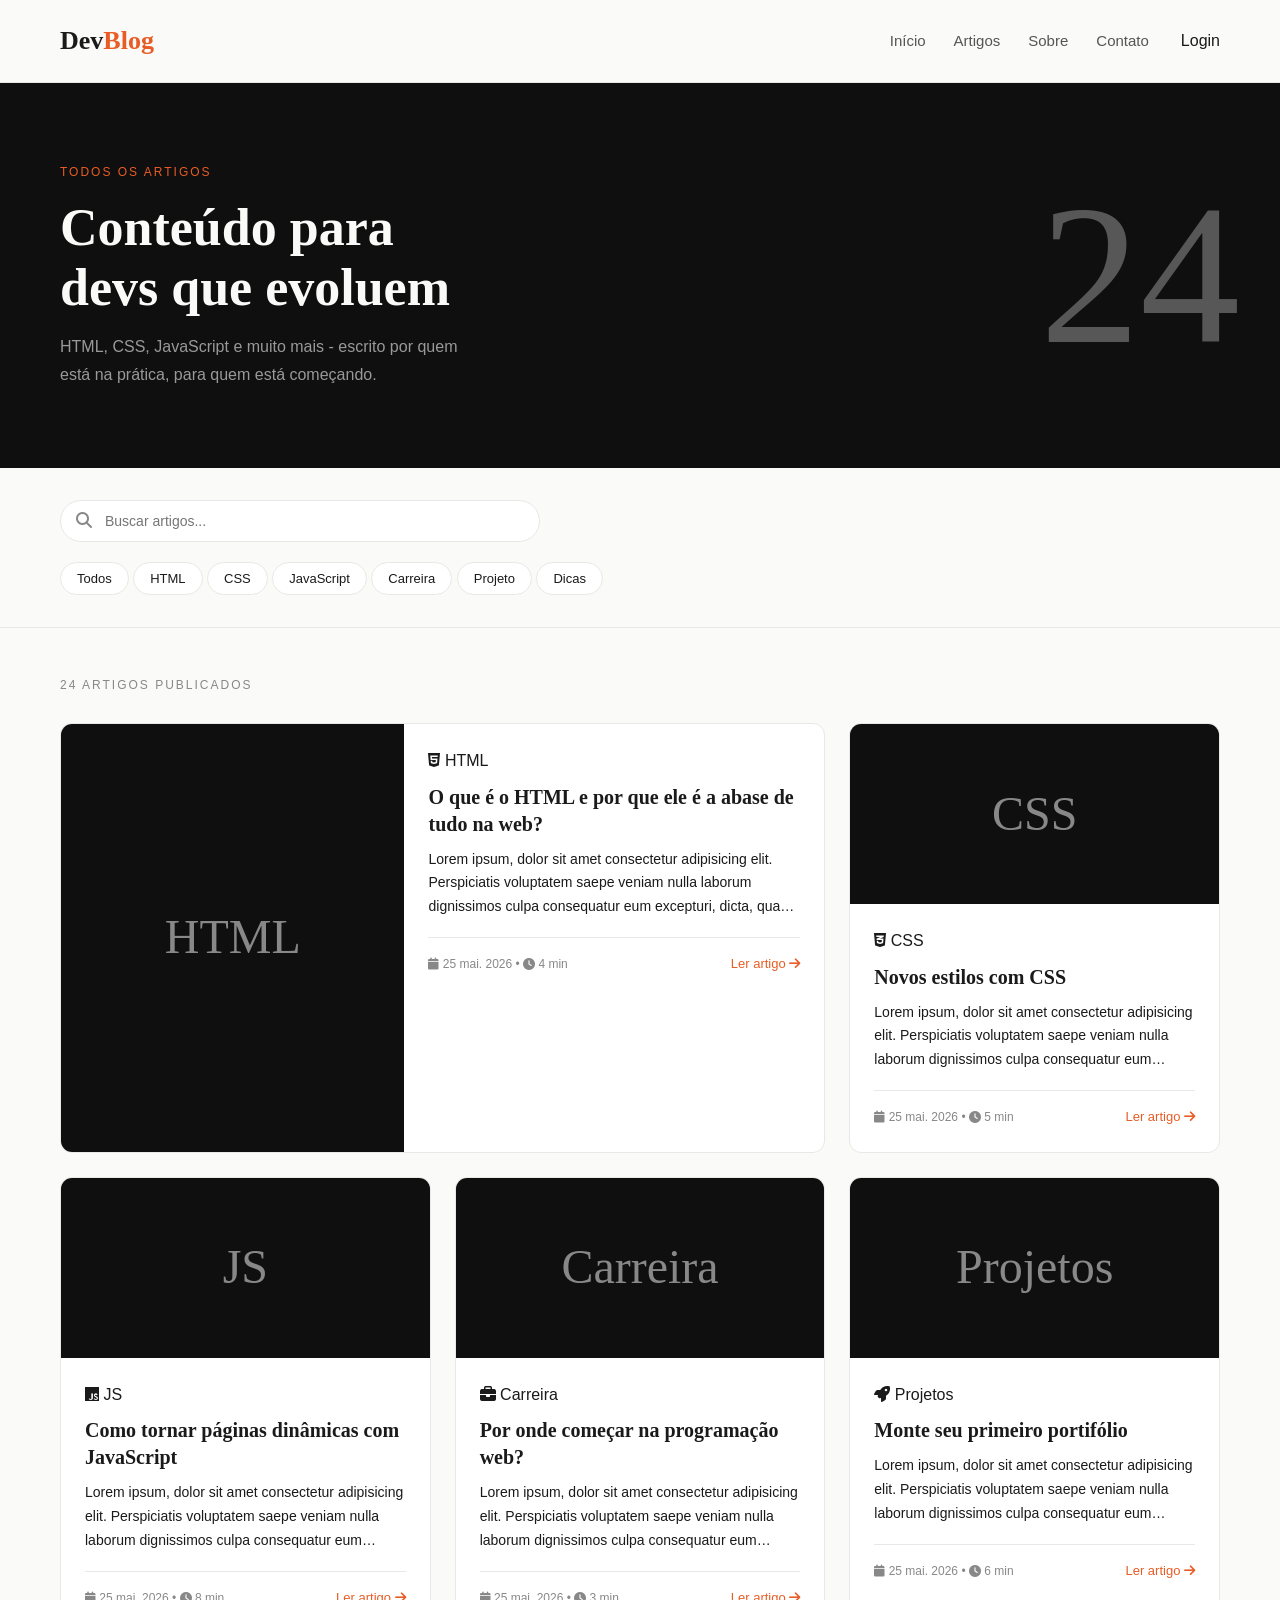
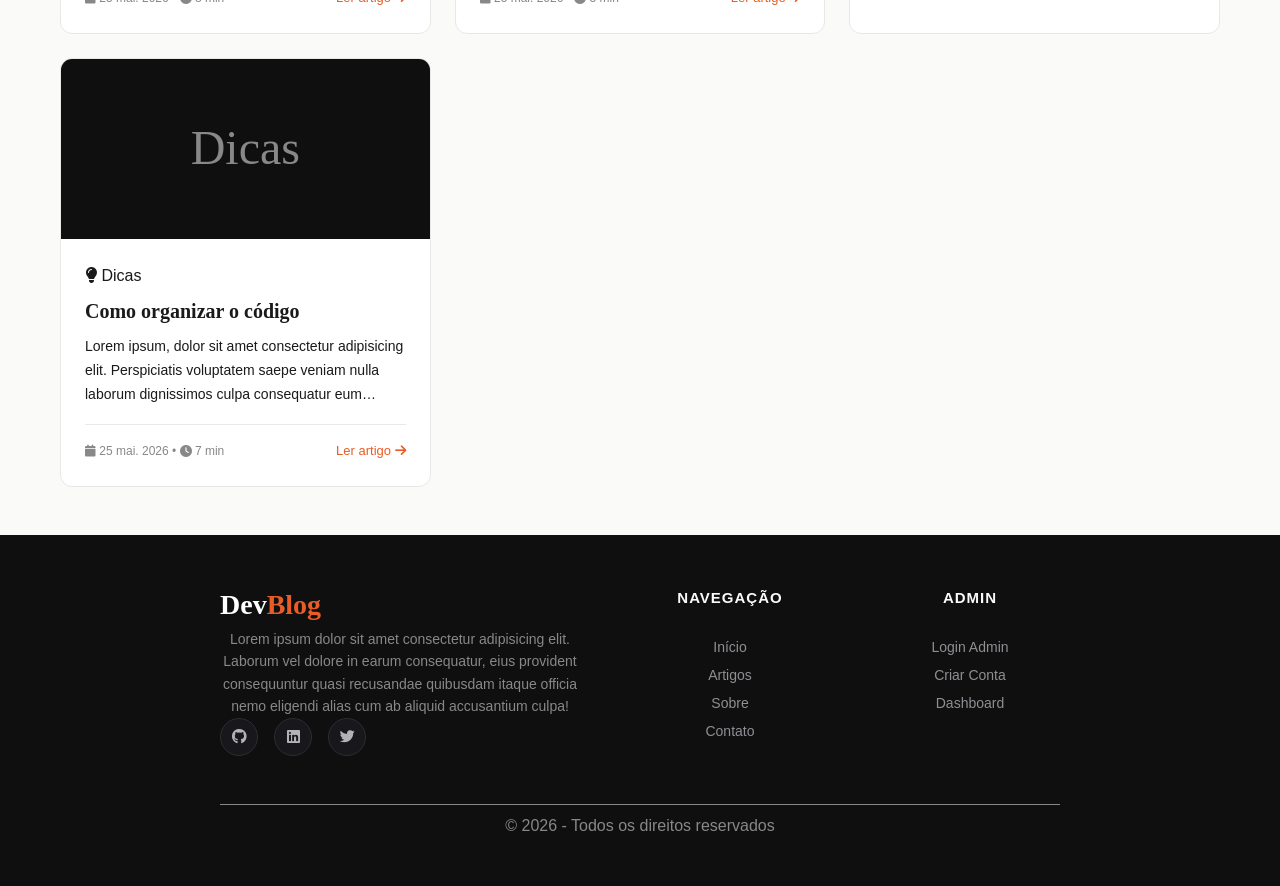
<file: artigos/index.html>
<!DOCTYPE html>
<html lang="pt-br">
<head>
    <meta charset="UTF-8">
    <meta name="viewport" content="width=device-width, initial-scale=1.0">
    <title>DevBlog - Artigos</title>
    <link rel="stylesheet" href="../global.css">
    <link rel="stylesheet" href="style.css">

    <link rel="stylesheet" href="https://cdnjs.cloudflare.com/ajax/libs/font-awesome/6.4.0/css/all.min.css" />
</head>
<body>

    <header class="cabecalho">
        <a href="index.html" class="logo">Dev<span>Blog</span></a>

        <nav class="navbar">
            <ul class="nav-lista">
             <li><a href="index.html" class="nav-link">Início</a></li>
             <li><a href="artigos/index.html" class="nav-link">Artigos</a></li>
             <li><a href="#sobre" class="nav-link">Sobre</a></li>
             <li><a href="#contato" class="nav-link">Contato</a></li>
            </ul>
            <a href="auth/login/index.html" class="btn-login">Login</a>
        </nav>
    </header>
    
    <main>

       <section class="artigos-banner">
        <span class="artigos-banner-tag">Todos os artigos</span>
        <h1 class="artigos-banner-titulo">Conteúdo para<br>devs que evoluem</h1>
        <p class="artigos-banner-sub">
            HTML, CSS, JavaScript e muito mais - escrito por 
            quem está na prática, para quem está começando.
        </p>
        <div class="banner-numero-fundo">24</div>
       </section>
        
        <div class="artigos-controles">
            <div class="busca-container">
                <span class="busca-icone">
                    <i class="fas fa-search" aria-hidden="true"></i>
                </span>
                <input type="text" class="busca-input" placeholder="Buscar artigos...">
            </div>

            <div class="filtros-lista">
                <button class="filtro-btn">Todos</button>
                <button class="filtro-btn">HTML</button>
                <button class="filtro-btn">CSS</button>
                <button class="filtro-btn">JavaScript</button>
                <button class="filtro-btn">Carreira</button>
                <button class="filtro-btn">Projeto</button>
                <button class="filtro-btn">Dicas</button>
            </div>
        </div>

        <section class="artigos-grid-container">
            <p class="artigos-grid-titulo">24 artigos publicados</p>

            <div class="artigos-grid">

                <article class="artigo-card destaque">
                    <div class="artigo-card-imagem">
                        <div class="artigo-card-imagem-placeholder">HTML</div>
                    </div>

                    <div class="artigo-card-corpo">
                        <span class="badge badge-laranja">
                            <i class="fab fa-html5" aria-hidden="true"></i>
                             HTML
                        </span>
                        <h2 class="artigo-card-titulo">
                            O que é o HTML e por que ele é a abase de tudo na web?
                        </h2>
                        <p class="artigo-card-texto text-3-linhas">
                            Lorem ipsum, dolor sit amet consectetur adipisicing elit. Perspiciatis voluptatem saepe veniam nulla laborum dignissimos culpa consequatur eum excepturi, dicta, quam magni quibusdam nostrum tempora ducimus rerum amet accusamus explicabo?
                            Accusantium optio, maxime deleniti saepe rem, corporis culpa dicta at repudiandae quibusdam iste, provident eos? Obcaecati labore blanditiis ratione dolore ullam aperiam omnis voluptas? Dolorum magnam eius molestias nisi vitae?
                            Impedit accusamus blanditiis iste quisquam pariatur necessitatibus suscipit cumque qui repellendus nostrum harum, explicabo illo excepturi sequi aliquid iure eius nobis nihil ipsum quasi. Voluptatibus maiores itaque saepe sequi doloribus.
                        </p>

                        <div class="artigo-card-rodape">
                            <span class="artigo-card-meta"><i class="fa fa-calendar" aria-hidden="true"></i>
                              25 mai. 2026 •
                              <i class="fa fa-clock" aria-hidden="true"></i>
                              4 min
                            </span>
                            <a href="#" class="artigo-card-link">Ler artigo <i class="fa fa-arrow-right" aria-hidden="true"></i></a>
                        </div>
                    </div>
                </article>

                <article class="artigo-card">
                    <div class="artigo-card-imagem">
                        <div class="artigo-card-imagem-placeholder">CSS</div>
                    </div>

                    <div class="artigo-card-corpo">
                        <span class="badge badge-laranja">
                            <i class="fab fa-css3-alt" aria-hidden="true"></i>
                             CSS
                        </span>
                        <h2 class="artigo-card-titulo">
                            Novos estilos com CSS
                        </h2>
                        <p class="artigo-card-texto text-3-linhas">
                            Lorem ipsum, dolor sit amet consectetur adipisicing elit. Perspiciatis voluptatem saepe veniam nulla laborum dignissimos culpa consequatur eum excepturi, dicta, quam magni quibusdam nostrum tempora ducimus rerum amet accusamus explicabo?
                            Accusantium optio, maxime deleniti saepe rem, corporis culpa dicta at repudiandae quibusdam iste, provident eos? Obcaecati labore blanditiis ratione dolore ullam aperiam omnis voluptas? Dolorum magnam eius molestias nisi vitae?
                            Impedit accusamus blanditiis iste quisquam pariatur necessitatibus suscipit cumque qui repellendus nostrum harum, explicabo illo excepturi sequi aliquid iure eius nobis nihil ipsum quasi. Voluptatibus maiores itaque saepe sequi doloribus.
                        </p>

                        <div class="artigo-card-rodape">
                            <span class="artigo-card-meta"><i class="fa fa-calendar" aria-hidden="true"></i>
                              25 mai. 2026 •
                              <i class="fa fa-clock" aria-hidden="true"></i>
                              5 min
                            </span>
                            <a href="#" class="artigo-card-link">Ler artigo <i class="fa fa-arrow-right" aria-hidden="true"></i></a>
                        </div>
                    </div>
                </article>

                <article class="artigo-card">
                    <div class="artigo-card-imagem">
                        <div class="artigo-card-imagem-placeholder">JS</div>
                    </div>

                    <div class="artigo-card-corpo">
                        <span class="badge badge-laranja">
                            <i class="fab fa-js" aria-hidden="true"></i>
                             JS
                        </span>
                        <h2 class="artigo-card-titulo">
                            Como tornar páginas dinâmicas com JavaScript
                        </h2>
                        <p class="artigo-card-texto text-3-linhas">
                            Lorem ipsum, dolor sit amet consectetur adipisicing elit. Perspiciatis voluptatem saepe veniam nulla laborum dignissimos culpa consequatur eum excepturi, dicta, quam magni quibusdam nostrum tempora ducimus rerum amet accusamus explicabo?
                            Accusantium optio, maxime deleniti saepe rem, corporis culpa dicta at repudiandae quibusdam iste, provident eos? Obcaecati labore blanditiis ratione dolore ullam aperiam omnis voluptas? Dolorum magnam eius molestias nisi vitae?
                            Impedit accusamus blanditiis iste quisquam pariatur necessitatibus suscipit cumque qui repellendus nostrum harum, explicabo illo excepturi sequi aliquid iure eius nobis nihil ipsum quasi. Voluptatibus maiores itaque saepe sequi doloribus.
                        </p>

                        <div class="artigo-card-rodape">
                            <span class="artigo-card-meta"><i class="fa fa-calendar" aria-hidden="true"></i>
                              25 mai. 2026 •
                              <i class="fa fa-clock" aria-hidden="true"></i>
                              8 min
                            </span>
                            <a href="#" class="artigo-card-link">Ler artigo <i class="fa fa-arrow-right" aria-hidden="true"></i></a>
                        </div>
                    </div>
                </article>

                <article class="artigo-card">
                    <div class="artigo-card-imagem">
                        <div class="artigo-card-imagem-placeholder">Carreira</div>
                    </div>

                    <div class="artigo-card-corpo">
                        <span class="badge badge-laranja">
                            <i class="fas fa-briefcase" aria-hidden="true"></i>
                             Carreira
                        </span>
                        <h2 class="artigo-card-titulo">
                            Por onde começar na programação web?
                        </h2>
                        <p class="artigo-card-texto text-3-linhas">
                            Lorem ipsum, dolor sit amet consectetur adipisicing elit. Perspiciatis voluptatem saepe veniam nulla laborum dignissimos culpa consequatur eum excepturi, dicta, quam magni quibusdam nostrum tempora ducimus rerum amet accusamus explicabo?
                            Accusantium optio, maxime deleniti saepe rem, corporis culpa dicta at repudiandae quibusdam iste, provident eos? Obcaecati labore blanditiis ratione dolore ullam aperiam omnis voluptas? Dolorum magnam eius molestias nisi vitae?
                            Impedit accusamus blanditiis iste quisquam pariatur necessitatibus suscipit cumque qui repellendus nostrum harum, explicabo illo excepturi sequi aliquid iure eius nobis nihil ipsum quasi. Voluptatibus maiores itaque saepe sequi doloribus.
                        </p>

                        <div class="artigo-card-rodape">
                            <span class="artigo-card-meta"><i class="fa fa-calendar" aria-hidden="true"></i>
                              25 mai. 2026 •
                              <i class="fa fa-clock" aria-hidden="true"></i>
                              3 min
                            </span>
                            <a href="#" class="artigo-card-link">Ler artigo <i class="fa fa-arrow-right" aria-hidden="true"></i></a>
                        </div>
                    </div>
                </article>

                <article class="artigo-card">
                    <div class="artigo-card-imagem">
                        <div class="artigo-card-imagem-placeholder">Projetos</div>
                    </div>

                    <div class="artigo-card-corpo">
                        <span class="badge badge-laranja">
                            <i class="fa fa-rocket" aria-hidden="true"></i>
                             Projetos
                        </span>
                        <h2 class="artigo-card-titulo">
                           Monte seu primeiro portifólio
                        </h2>
                        <p class="artigo-card-texto text-3-linhas">
                            Lorem ipsum, dolor sit amet consectetur adipisicing elit. Perspiciatis voluptatem saepe veniam nulla laborum dignissimos culpa consequatur eum excepturi, dicta, quam magni quibusdam nostrum tempora ducimus rerum amet accusamus explicabo?
                            Accusantium optio, maxime deleniti saepe rem, corporis culpa dicta at repudiandae quibusdam iste, provident eos? Obcaecati labore blanditiis ratione dolore ullam aperiam omnis voluptas? Dolorum magnam eius molestias nisi vitae?
                            Impedit accusamus blanditiis iste quisquam pariatur necessitatibus suscipit cumque qui repellendus nostrum harum, explicabo illo excepturi sequi aliquid iure eius nobis nihil ipsum quasi. Voluptatibus maiores itaque saepe sequi doloribus.
                        </p>

                        <div class="artigo-card-rodape">
                            <span class="artigo-card-meta"><i class="fa fa-calendar" aria-hidden="true"></i>
                              25 mai. 2026 •
                              <i class="fa fa-clock" aria-hidden="true"></i>
                              6 min
                            </span>
                            <a href="#" class="artigo-card-link">Ler artigo <i class="fa fa-arrow-right" aria-hidden="true"></i></a>
                        </div>
                    </div>
                </article>

                 <article class="artigo-card">
                    <div class="artigo-card-imagem">
                        <div class="artigo-card-imagem-placeholder">Dicas</div>
                    </div>

                    <div class="artigo-card-corpo">
                        <span class="badge badge-laranja">
                            <i class="fas fa-lightbulb" aria-hidden="true"></i>
                             Dicas
                        </span>
                        <h2 class="artigo-card-titulo">
                            Como organizar o código
                        </h2>
                        <p class="artigo-card-texto text-3-linhas">
                            Lorem ipsum, dolor sit amet consectetur adipisicing elit. Perspiciatis voluptatem saepe veniam nulla laborum dignissimos culpa consequatur eum excepturi, dicta, quam magni quibusdam nostrum tempora ducimus rerum amet accusamus explicabo?
                            Accusantium optio, maxime deleniti saepe rem, corporis culpa dicta at repudiandae quibusdam iste, provident eos? Obcaecati labore blanditiis ratione dolore ullam aperiam omnis voluptas? Dolorum magnam eius molestias nisi vitae?
                            Impedit accusamus blanditiis iste quisquam pariatur necessitatibus suscipit cumque qui repellendus nostrum harum, explicabo illo excepturi sequi aliquid iure eius nobis nihil ipsum quasi. Voluptatibus maiores itaque saepe sequi doloribus.
                        </p>

                        <div class="artigo-card-rodape">
                            <span class="artigo-card-meta"><i class="fa fa-calendar" aria-hidden="true"></i>
                              25 mai. 2026 •
                              <i class="fa fa-clock" aria-hidden="true"></i>
                              7 min
                            </span>
                            <a href="#" class="artigo-card-link">Ler artigo <i class="fa fa-arrow-right" aria-hidden="true"></i></a>
                        </div>
                    </div>
                </article>

            </div>
        </section>
    </main>
    
    <footer class="rodape">
        <div class="rodape-container">
            <div class="rodape-info">
                <p class="rodape-logo ">Dev<span>Blog</span></p>
                <p class="rodape-sub">Lorem ipsum dolor sit amet consectetur adipisicing elit. Laborum vel dolore in earum consequatur, eius provident consequuntur quasi recusandae quibusdam itaque officia nemo eligendi alias cum ab aliquid accusantium culpa!</p>
              
                <div class="rodape-redes">
                    <a href="#"><i class="fab fa-github" aria-hidden="true"></i>
                    <a href="#"><i><i class="fab fa-linkedin" aria-hidden="true"></i></i></a>
                    <a href="#"><i><i class="fab fa-twitter" aria-hidden="true"></i></i></a>
                </div>
            </div>

            <div class="rodape-links">
                <h4>NAVEGAÇÃO</h4>
                <ul>
                    <li><a href="index.html">Início</a></li>
                    <li><a href="artigos/index.html">Artigos</a></li>
                    <li><a href="#sobre">Sobre</a></li>
                    <li><a href="#contato">Contato</a></li>
                </ul>
            </div>

            <div class="rodape-links">
                <h4>ADMIN</h4>
                <ul>
                    <li><a href="auth/login/index.html">Login Admin</a></li>
                    <li><a href="auth/cadastro/index.html">Criar Conta</a></li>
                    <li><a href="admin/index.html">Dashboard</a></li>
                </ul>
            </div>
        </div>

        <div class="rodape-copy">
            <p> &copy; 2026 - Todos os direitos reservados</p>
        </div>
    </footer>

</body>
</html>
</file>
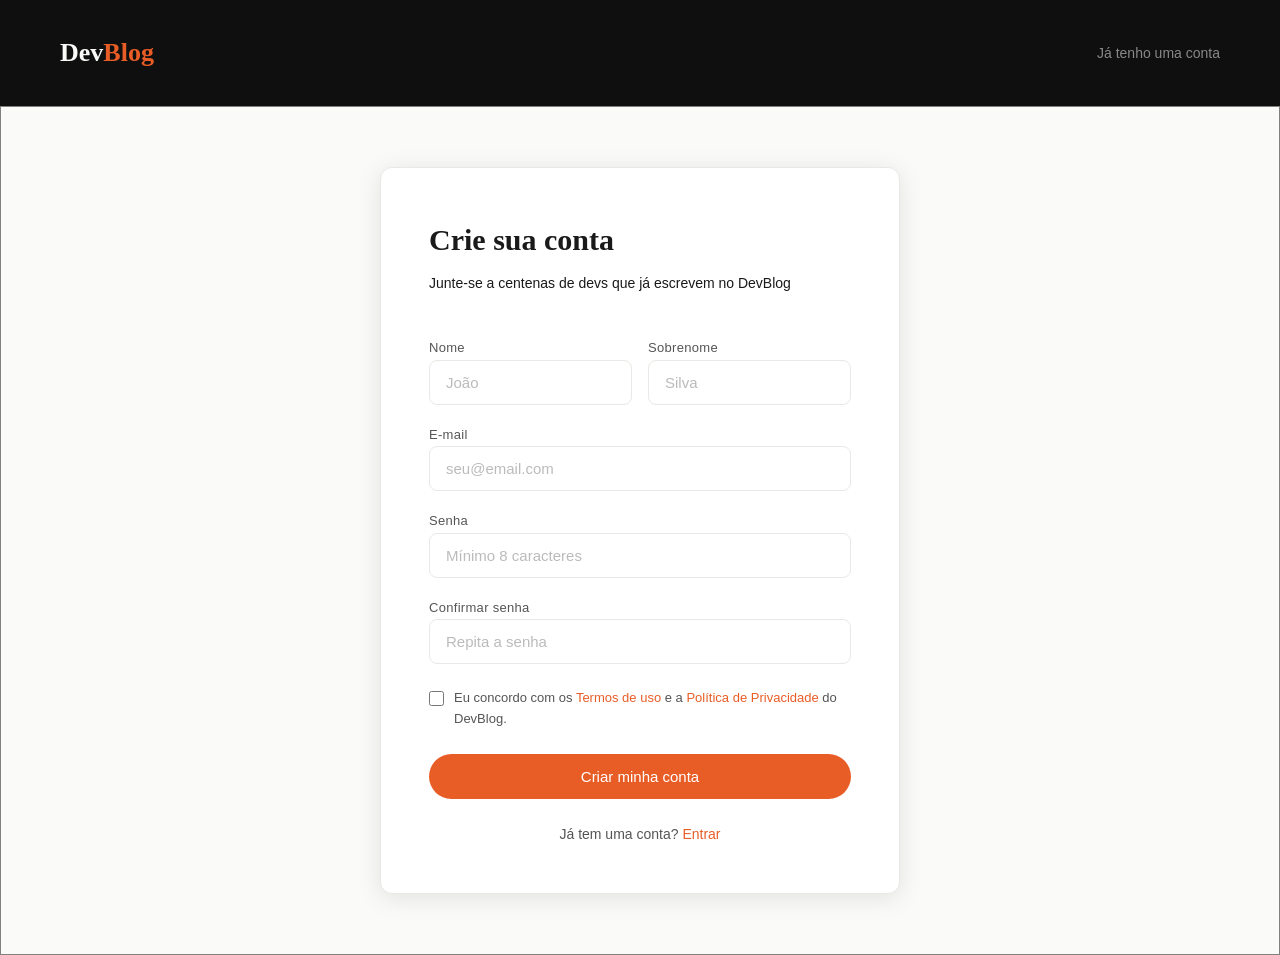
<file: auth/cadastro/index.html>
<!DOCTYPE html>
<html lang="pt-br">
<head>
    <meta charset="UTF-8">
    <meta name="viewport" content="width=device-width, initial-scale=1.0">
    <title>DevBlog - Cadastro</title>
    <link rel="stylesheet" href="style.css">
    <link rel="stylesheet" href="../../global.css">
</head>
<body>
    
<div class="cadastro-pagina">

<header class="cadastro-header">
    <a href="../../index.html" class="logo">Dev<span>Blog</span></a>
    <a href="../login/index.html" class="cadastro-header-link">
        Já tenho uma conta <i class="fa fa-arrow-right" aria-hidden="true"></i>
    </a>
</header>

<main class="cadastro-corpo">
    <div class="cadastro-form-card">
        <h1 class="cadastro-titulo">Crie sua conta</h1>
        <p class="cadastro-subtitulo">
            Junte-se a centenas de devs que já escrevem no DevBlog
        </p>

        <form action="#" class="cadastro-form">
            <div class="campos-duplos">
                 <div class="campo-duplo">
                    <label class="campo-label"for="nome">Nome</label>
                    <input type="text" id="nome" class="campo-input" placeholder="João" required>
                 </div>
                 <div class="campo-duplo">
                    <label class="campo-label"for="sobrenome">Sobrenome</label>
                    <input type="text" id="sobrenome" class="campo-input" placeholder="Silva" required>
                 </div>
            </div>
                 <div class="campo-duplo">
                    <label class="campo-label"for="email">E-mail</label>
                    <input type="email" id="email" class="campo-input" placeholder="seu@email.com" required>
                 </div>

                  <div class="campo-duplo">
                    <label class="campo-label"for="senha">Senha</label>
                    <input type="password" id="senha" class="campo-input" placeholder="Mínimo 8 caracteres" required>
                 </div>

                  <div class="campo-duplo">
                    <label class="campo-label"for="confirmar">Confirmar senha</label>
                    <input type="password" id="confrimar" class="campo-input" placeholder="Repita a senha" required>
                 </div>

                <div class="cadastro-termos">
                    <input type="checkbox" id="termos" required/>
                    <label for="termos">
                        Eu concordo com os <a href="#">Termos de uso</a> e a 
                        <a href="#">Política de Privacidade</a> do DevBlog.
                    </label>
                </div>

                    <button class="btn-primario cadastro-btn-submit" type="submit">
                        Criar minha conta
                    </button>
                </form>

     <p class="cadastro-login-link">
        Já tem uma conta? <a href="../login/index.html">Entrar</a>
     </p>
              </div>
            </main>
         </div>
    </body>
</html>
</file>
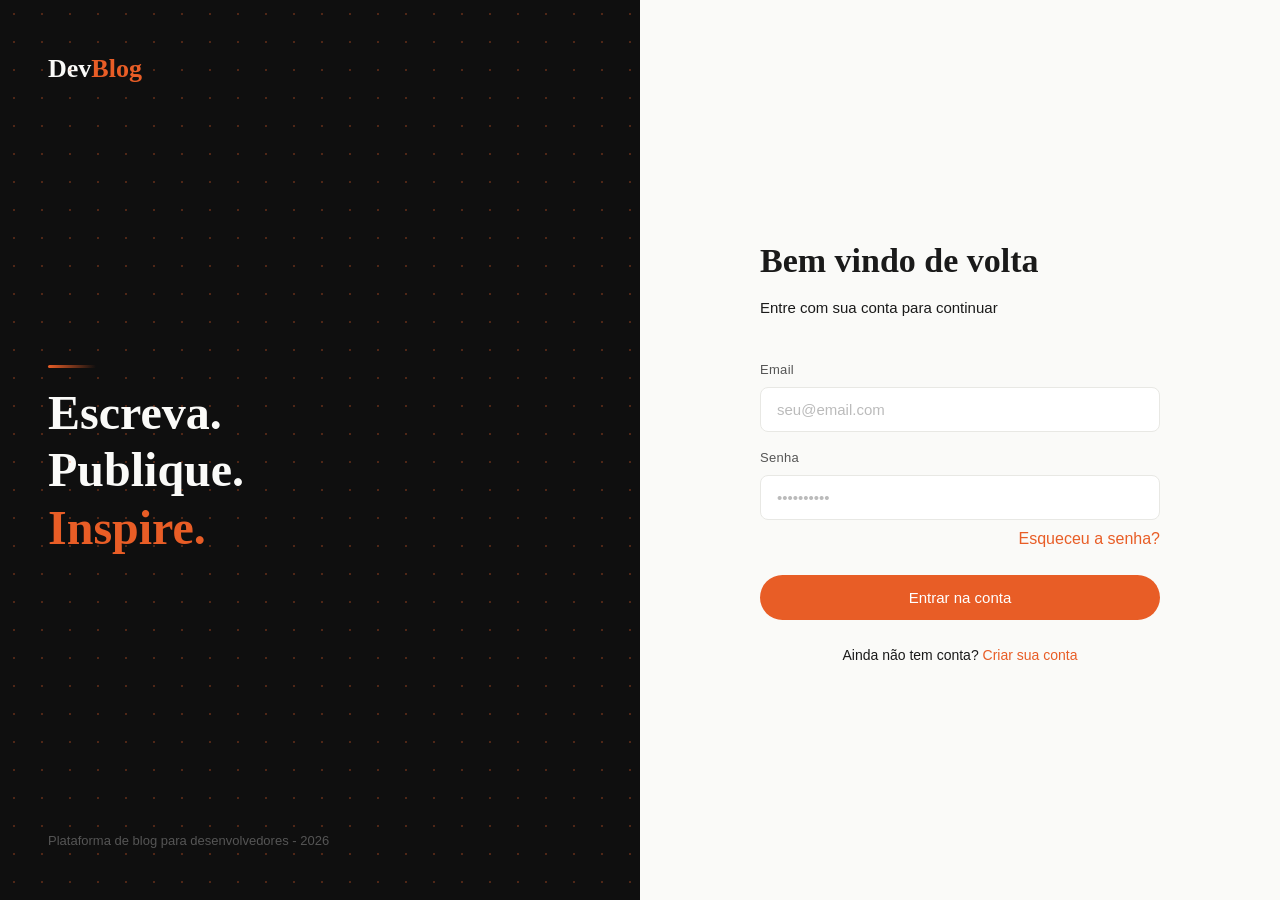
<file: auth/login/index.html>
<!DOCTYPE html>
<html lang="en">
<head>
    <meta charset="UTF-8">
    <meta name="viewport" content="width=device-width, initial-scale=1.0">
    <title>DevBlog - Login</title>
    <link rel="stylesheet" href="style.css">
    <link rel="stylesheet" href="../../global.css">

</head>
<body>

    <main class="login-pagina">

        <div class="login-painel-esquerdo fundo-pontos">
            <a href="../../index.html" class="logo">Dev<span>Blog</span></a>

            <div>
                <div class="linha-principal"></div>
                <h2 class="login-frase">
                    Escreva.<br>
                    Publique.<br>
                    <span> Inspire.</span>
                </h2>
            </div>
            
            <p class="login-rodape-painel">
                Plataforma de blog para desenvolvedores - 2026
            </p>
        </div>

        <div class="login-painel-direito">
            <div class="login-form-card card-brilho">
                <h1 class="login-titulo">Bem vindo de volta</h1>
                <p class="login-subtitulo">Entre com sua conta para continuar</p>

                <form action="#" class="login-form">
                    <div class="campo-grupo">
                        <label for="email" class="campo-label">Email</label>
                        <input type="email" id="email" class="campo-input" placeholder="seu@email.com" required>
                    </div>

                    <div class="campo-grupo">
                        <label for="senha" class="campo-label">Senha</label>
                        <input type="password" id="senha" class="campo-input" placeholder="••••••••••" required>
                        <a href="#" class="login-esqueceu">Esqueceu a senha?</a>
                    </div>

                    <button class="btn-primario login-btn-submit" type="submit">
                         Entrar na conta 
                    </button>
                </form>

                    <p class="login-cadastro-link">
                        Ainda não tem conta? <a href="../cadastro/index.html">Criar sua conta</a>
                    </p>

            </div>
        </div>

    </main>
    
</body>
</html>
</file>
<file: global.css>
/* Variáveis  CSS */
:root{
    --cor-fundo: #fafaf8;
    --cor-escura: #0f0f0f;
    --cor-texto: #1a1a1a; 
    --cor-text-suave: #555;
    --cor-cinza: #888;
    --cor-borda: #e8e8e4;
    --cor-principal: #e85d26;
    --cor-principal-clara: #fde8dc;
    --cor-principal-hover: #cf4e1e;
    --cor-sucesso: #22c55e;
    --cor-erro: #ef4444;
    --cor-aviso: #f59e0b;

    --fonte-titulo: serif;
    --fonte-corpo: sans-serif;

    --espaco-xs: 4px;
    --espaco-sm: 8px;
    --espaco-md: 16px;
    --espaco-lg: 24px;
    --espaco-xl: 40px;
    --espaco-2xl: 60px;

    --raio: 12px;
    --raio-sm: 8px;
    --raio-pilula: 100px;

    --sombra-sm: 0 2px 8px rgba(0,0,0, 0.6);
    --sombra-md: 0 4px 24px rgba(0,0,0, 0.1);
    --sombra-1g: 0 12px 48px rgba(0,0,0, 0.14);

    --transicao: 0.5 ease;
}

/* Zerando os estilos do navegador */
*{
    margin: 0;
    padding: 0;
    box-sizing: border-box;
}

html{
    scroll-behavior: smooth;
}

body{
    font-family: var(--fonte-corpo);
    background-color: var(--cor-fundo);
    color: var(--cor-texto);
    line-height: 1.6;
}

ul{
    list-style: none;
}

a{
    text-decoration: none;
    color: inherit;
}

/* Cabeçalho Global */
.cabecalho{
    display: flex;
    align-items: center;
    justify-content: space-between;
    padding: 20px 60px; 
    background-color: var(--cor-fundo);
    border-bottom: 1px solid var(--cor-borda);
    position: sticky;
    top: 0;
    z-index: 100;
}

.logo{
    font-family: var(--fonte-titulo);
    font-size: 26px;
    color: var(--cor-texto);
    font-weight: 700;
}

.logo span{
    color: var(--cor-principal);
}

.navbar{
    display: flex;
    align-items: center;
    gap: 32px;
}

.nav-lista{
    display: flex;
    gap: 28px;
}

.nav-link{
    font-size: 15px;
    font-weight: 500;
    color: var(--cor-text-suave);
    transition: color var(--transicao);
}

.nav-link:hover{
    color: var(--cor-principal);
}


/* Rodapé Global */
.rodape{
    background-color: var(--cor-escura);
    color: var(--cor-cinza);
    text-align: center;
    padding: 48px 20px;
    display: flex;
    flex-direction: column;
    align-items: center;
    gap: 8px;
}

.rodape-container{
    display: grid;
    grid-template-columns: 1.8fr 0.9fr 0.9fr;
    gap: 60px;
    max-width: 1200px;
    margin: 0 auto;
    padding-bottom: 48px;
    border-bottom: 1.5px solid var(--cor-cinza);
}

.rodape-info{
    display: flex;
    flex-direction: column;
    align-items: flex-start;
}

.rodape-logo{
    font-family: var(--fonte-titulo);
    font-size: 28px;
    color: #fff;
    font-weight: 700;
}

.rodape-logo span{
    color: var(--cor-principal);
}

.rodape-sub{
    font-size: 14px;
    line-height: 1.6;
    max-width: 360px;
}

.rodape-redes{
    display: flex;
    align-items: center;
    gap: 16px;
}

.rodape-redes a{
    width: 38px;
    height: 38px;
    border-radius: 50%;
    background-color: #18181c;
    border: 1px solid #2d2d30;
    display: flex;
    align-items: center;
    justify-content: center;
    color: #b3b3b7;
    font-size: 15px;
    transition: all var(--transicao);
}

.rodape-redes a:hover{
    background-color: var(--cor-principal);
    color: #fff;
    border-color: var(--cor-principal);
    transform: translateY(-2px);
}

.rodape-links a{
    display: flex;
    flex-direction: column;
    gap: 12px;
    line-height: 2.0;
}

.rodape-links h4{
    color: var(--cor-fundo);
    font-weight: 600;
    font-size: 15px;
    letter-spacing: 1px;
    line-height: 2.0;
    margin-bottom: 20px;
}

.rodape-links ul a{
    font-size: 14px;
    color: #8f8f94;
    transition: all var(--transicao);
}

.rodape-links ul a:hover{
    color: var(--cor-principal);
}


/*Campos de formulário*/

.campo-grupo{
    display: flex;
    flex-direction: column;
    gap:6px;
}

.campo-label{
    font-size: 13px;
    font-weight: 500;
    color: var(--cor-text-suave);
    letter-spacing: 0.3px;
}

.campo-input{
    width: 100%;
    padding: 13px 16px;
    border: 1.5px solid var(--cor-borda);
    border-radius: var(--raio-sm);
    font-size: 15px;
    color: var(--cor-texto);
    background-color: white;
    transition: all var(--transicao);
    outline: none;
}

.campo-input:focus{
    border-color: var(--cor-principal);
    box-shadow: 0 0 10px 3px rgba(232, 93, 38,0.25);
}

.campo-input::placeholder{
    color: #bbb;
}

/*Botões*/

.btn-primario{
    display: inline-flex;
    align-items: center;
    justify-content: center;
    gap: 8px;
    background-color: var(--cor-principal);
    color: white;
    border: none;
    padding: 14px 28px;
    border-radius: var(--raio-pilula);
    font-size: 15px;
    transition: all var(--transicao);
    cursor: pointer;
}

.btn-primario:hover{
    background-color: var(--cor-principal-hover);
    transform: translateY(-2px);
}

.btn-primario:active{
    background-color: #772d12;
    transform: translateY(2px);
}

.btn-secundario{
    display: inline-flex;
    align-items: center;
    justify-content: center;
    gap: 8px;
    background-color: transparent;
    color: var(--cor-texto);
    border: 1px solid var(--cor-borda);
    padding: 14px 28px;
    border-radius: var(--raio-pilula);
    font-size: 15px;
    transition: all var(--transicao);
    cursor: pointer;
}

.btn-secundario:hover{
    border-color: var(--cor-principal);
    color: var(--cor-principal);
    transform: translateY(-2px);
}
</file>
<file: artigos/style.css>
.artigos-banner{
    background-color: var(--cor-escura);
    color: var(--cor-fundo);
    padding: 80px 60px;
    display: flex;
    flex-direction: column;
    gap: 16px;
    position: relative;
    overflow: hidden;
}

.artigos-banner-tag{
    font-size: 12px;
    letter-spacing: 2px;
    text-transform: uppercase;
    color: var(--cor-principal);
    font-weight: 500;
}

.artigos-banner-titulo{
    font-family: var(--fonte-titulo);
    font-size: 52px;
    max-width: 600px;
    line-height: 1.15;
}

.artigos-banner-sub{
    font-size: 16px;
    color: #999;
    max-width: 400px;
    line-height: 1.7;
}

.banner-numero-fundo{
    position: absolute;
    right: 40px;
    top: 50%;
    transform: translateY(-50%);
    font-family: var(--fonte-titulo);
    font-size: 200px;
    color: rgb(255, 255, 255, 0.3);
    line-height: 1;
    user-select: none;
    pointer-events: none;
}

.artigos-controles{
    padding: 32px 60px;
    display: flex;
    flex-direction: column;
    gap: 20px;
    border-bottom: 1px solid var(--cor-borda);
    background-color: var(--cor-fundo);
    position: sticky;
    top: 73px;
    z-index: 99;
}

.busca-container{
    position:relative;
    max-width: 480px;
}

.busca-icone{
    position: absolute;
    left: 16px;
    top: 50%;
    transform: translateY(-50%);
    color: var(--cor-cinza);
    font-size: 16px;
}

.busca-input{
    width: 100%;
    padding: 12px 16px 12px 44px;
    border: 1.5px solid var(--cor-borda);
    border-radius: var(--raio-pilula);
    font-size: 14px;
    color: var(--cor-texto);
    background-color: white;
    outline: none;
    transition: all var(--transition);
}

.busca-input:focus{
    border-color: var(--cor-principal);
    box-shadow: 0 0 10px 3px rgba(232, 93, 38, 0.3);
}

.filtro-btn{
    padding: 8px 16px;
    border: 1.5px solid var(--cor-borda);
    border-radius: var(--raio-pilula);
    background-color: white;
    font-size: 13px;
    font-weight: 500;
    color: var(--cor-texto);
    cursor: pointer;
    transition: all var(--transition);
}

.filtro-btn:hover{
    color: var(--cor-principal);
    border-color: var(--cor-principal);
}

.artigos-grid-container{
    padding: 48px 60px;
}

.artigos-grid-titulo{
    font-size: 12px;
    text-transform: uppercase;
    letter-spacing: 2px;
    color: var(--cor-cinza);
    margin-bottom: 28px;
}

.artigos-grid{
    display: grid;
    grid-template-columns: repeat(3, 1fr);
    gap: 24px;
}

.artigo-card{
    background-color: white;
    border: 1px solid var(--cor-borda);
    border-radius: var(--raio);
    overflow: hidden;
    display: flex;
    flex-direction: column;
    transition: all var(--transition);
}

.artigo-card:hover{
    box-shadow: var(--sombra-lg);
    transform: translateY(-5px);
}

.artigo-card-imagem{
    height: 180px;
    background-color: var(--cor-escura);
    overflow: hidden;
    position: relative;
}

.artigo-car-imagem img{
    width: 100%;
    height: 100%;
    object-fit: cover;
    transition: all var(--transition);
}

.artigo-card-imagem-placeholder{
    width: 100%;
    height: 100%;
    display: flex;
    align-items: center;
    justify-content: center;
    font-size: 48px;
    color: #888;
    font-family: var(--fonte-titulo);
}

.artigo-card-corpo{
    padding: 24px;
    display: flex;
    flex-direction: column;
    gap: 10px;
}

.artigo-card-titulo{
    font-family: var(--fonte-titulo);
    font-size: 20px;
    line-height: 1.35;
    color: var(--cor-texto);
    transition: all var(--transition);
}

.artigo-card:hover .artigo-card-titulo{
    color: var(--cor-principal);
}

.artigo-card-texto{
    font-size: 14px;
    line-height: 1.7;
    color: var(--cor-texto-suave);
}

.artigo-card-rodape{
    display: flex;
    align-items: center;
    justify-content: space-between;
    margin-top: 8px;
    padding-top: 16px;
    border-top: 1px solid var(--cor-borda);
}

.artigo-card-meta{
    font-size: 12px;
    color: var(--cor-cinza);
}

.artigo-card-link{
    font-size: 13px;
    font-weight: 500;
    color: var(--cor-principal);
    transition: all var(--transition);
}

.artigo-card-link:hover{
    letter-spacing: 1px;
}

.artigo-card.destaque{
    grid-column: span 2;
    flex-direction: row;
}

.artigo-card.destaque .artigo-card-imagem{
    width: 45%;
    height: auto;
    flex-shrink: 0;
}

.artigo-card-destaque .artigo-card-titulo{
    font-size: 24px;
}

.artigo-card-destaque .artigo-card-texto{
    -webkit-line-clamp: 4;
    display: -webkit-box;
    -webkit-box-orient: vertical;
    overflow: hidden;
}

.text-3-linhas{
    -webkit-line-clamp: 3;
    display: -webkit-box;
    -webkit-box-orient: vertical;
    overflow: hidden;
}


@media screen and (max-width: 770px) {
    .artigos-grid{
        grid-template-columns: repeat(1, 1fr);
    }

}
</file>
<file: auth/cadastro/style.css>
.cadastro-pagina{
    min-height: 100vh;
    background-color: var(--cor-fundo);
    display: flex;
    flex-direction: column;
}

.cadastro-header{
    background-color: var(--cor-escura);
    padding: 32px 60px;
    display: flex;
    align-items: center;
    justify-content: space-between;
}

.cadastro-header .logo{
    color: var(--cor-fundo);
}

.cadastro-header-link{
    font-size: 14px;
    color: var(--cor-cinza);
    transition: all var(--transition);
}

.cadastro-header-link:hover{
    color: var(--cor-principal);
}

.cadastro-corpo{
    display: flex;
    align-items: center;
    justify-content: center;
    padding: 60px 20px;
    border: 1px solid grey;
    flex: 1;
}

.cadastro-form-card{
    width: 100%;
    max-width: 520px;
    background-color: white;
    border: 1px solid var(--cor-borda);
    border-radius: var(--raio);
    padding: 48px;
    box-shadow: var(--sombra-md);
}

.cadastro-titulo{
    font-family: var(--fonte-titulo);
    font-size: 30px;
    margin-bottom: var(--espaco-sm);
}

.cadastro-subtitulo{
    font-size: 14px;
    color: var(--cor-texto-suave);
    margin-bottom: var(--espaco-xl);
}

.cadastro-form{
    display: flex;
    flex-direction: column;
    gap: var(--espaco-md);
}

.campos-duplos{
    display: grid;
    grid-template-columns: 1fr 1fr;
    gap: var(--espaco-md);
}

.cadastro-termos{
    display: flex;
    align-items: flex-start;
    gap: 10px;
    font-size: 13px;
    color: var(--cor-text-suave);
    margin-top: var(--espaco-sm);
}

.cadastro-termos input{
    margin-top: 3px;
    accent-color: var(--cor-principal);
    width: 15px;
    height: 15px;
    flex-shrink: 0;
}

.cadastro-termos a{
    color: var(--cor-principal);
    transition: all var(--transicao);
}

.cadastro-termos a:hover{
    opacity: 0.3;
}

.cadastro-btn-submit{
    width: 100%;
    padding: 15px;
    font-size: 15px;
    margin-top: var(--espaco-sm);
}

.cadastro-login-link{
    text-align: center;
    margin-top: var(--espaco-lg);
    font-size: 14px;
    color: var(--cor-text-suave);
}

.cadastro-login-link a {
    color: var(--cor-principal);
}
</file>
<file: auth/login/style.css>
.login-pagina{
    display: grid;
    grid-template-columns: 1fr 1fr;
    min-height: 100vh;
}

.login-painel-esquerdo{
    background-color: var(--cor-escura);
    display: flex;
    flex-direction: column;
    justify-content: space-between;
    padding: 48px;
    color: var(--cor-fundo);
}

.login-painel-esquerdo .logo{
    color: var(--cor-fundo);
}

.linha-principal{
    width: 48px;
    height: 3px;
    background: linear-gradient(to right, var(--cor-principal), transparent);
    border-radius: 4px;
    margin-bottom: var(--espaco-md);
}

.login-frase{
    font-family: var(--fonte-titulo);
    font-size: 48px;
    line-height: 1.2;
    color: var(--cor-fundo);
}

.login-frase span{
    color: var(--cor-principal);
}

.login-rodape-painel{
    font-size: 13px;
    color: #555;
}

.fundo-pontos{
    position: relative;
    overflow: hidden;
}

.fundo-pontos::before{
    content:'';
    position: absolute;
    inset: 0;
    background-image: radial-gradient(circle, #e85d264b 1px, transparent 1px);
    background-size: 28px 28px;
    pointer-events: none;
}

.login-painel-direito{
    display: flex;
    align-items: center;
    justify-content: center;
    padding: 48px;
    background-color: var(--cor-fundo);
}

.login-form-card{
    width: 100%;
    max-width: 400px;
}

.login-titulo{
    font-family: var(--fonte-titulo);
    font-size: 34px;
    margin-bottom: var(--espaco-sm);
}

.login-subtitulo{
    font-size: 15px;
    color: var(--cor-texto-suave);
    margin-bottom: var(--espaco-xl);
}

.login-form{
    display: flex;
    flex-direction: column;
    gap: var(--espaco-md);
}

.login-esqueceu{
    font-family: 13px;
    color: var(--cor-principal);
    text-align: right;
    display: block;
    transition: all var(--transition);
}

.login-esqueceu:hover{
    opacity: 0.5;
}

.login-btn-submit{
    width: 100%;
    margin-top: var(--espaco-sm);
    padding: 15px;
    font-size: 15px;
}

.login-cadastro-link{
    text-align: center;
    margin-top: var(--espaco-lg);
    font-size: 14px;
    color: var(--cor-texto-suave);
}

.login-cadastro-link a{
    color: var(--cor-principal);
    font-weight: 500;
    transition: all var(--transition);
}

.login-cadastro-link a:hover{
    opacity: 0.5;
}

.card-brilho{
    position: relative;
    overflow: hidden;
}

.card-brilho::after{
    content: '';
    position: absolute;
    top: -50%;
    left: -50%;
    width: 200%;
    height: 200%;
    background: radial-gradient(circle at top left, rgba(232,93,38,0.075), transparent 60%);
    opacity: 0;
    transition: all var(--transition);
    pointer-events: none;
}

.card-brilho:hover::after{
    opacity: 1;
}
</file>
